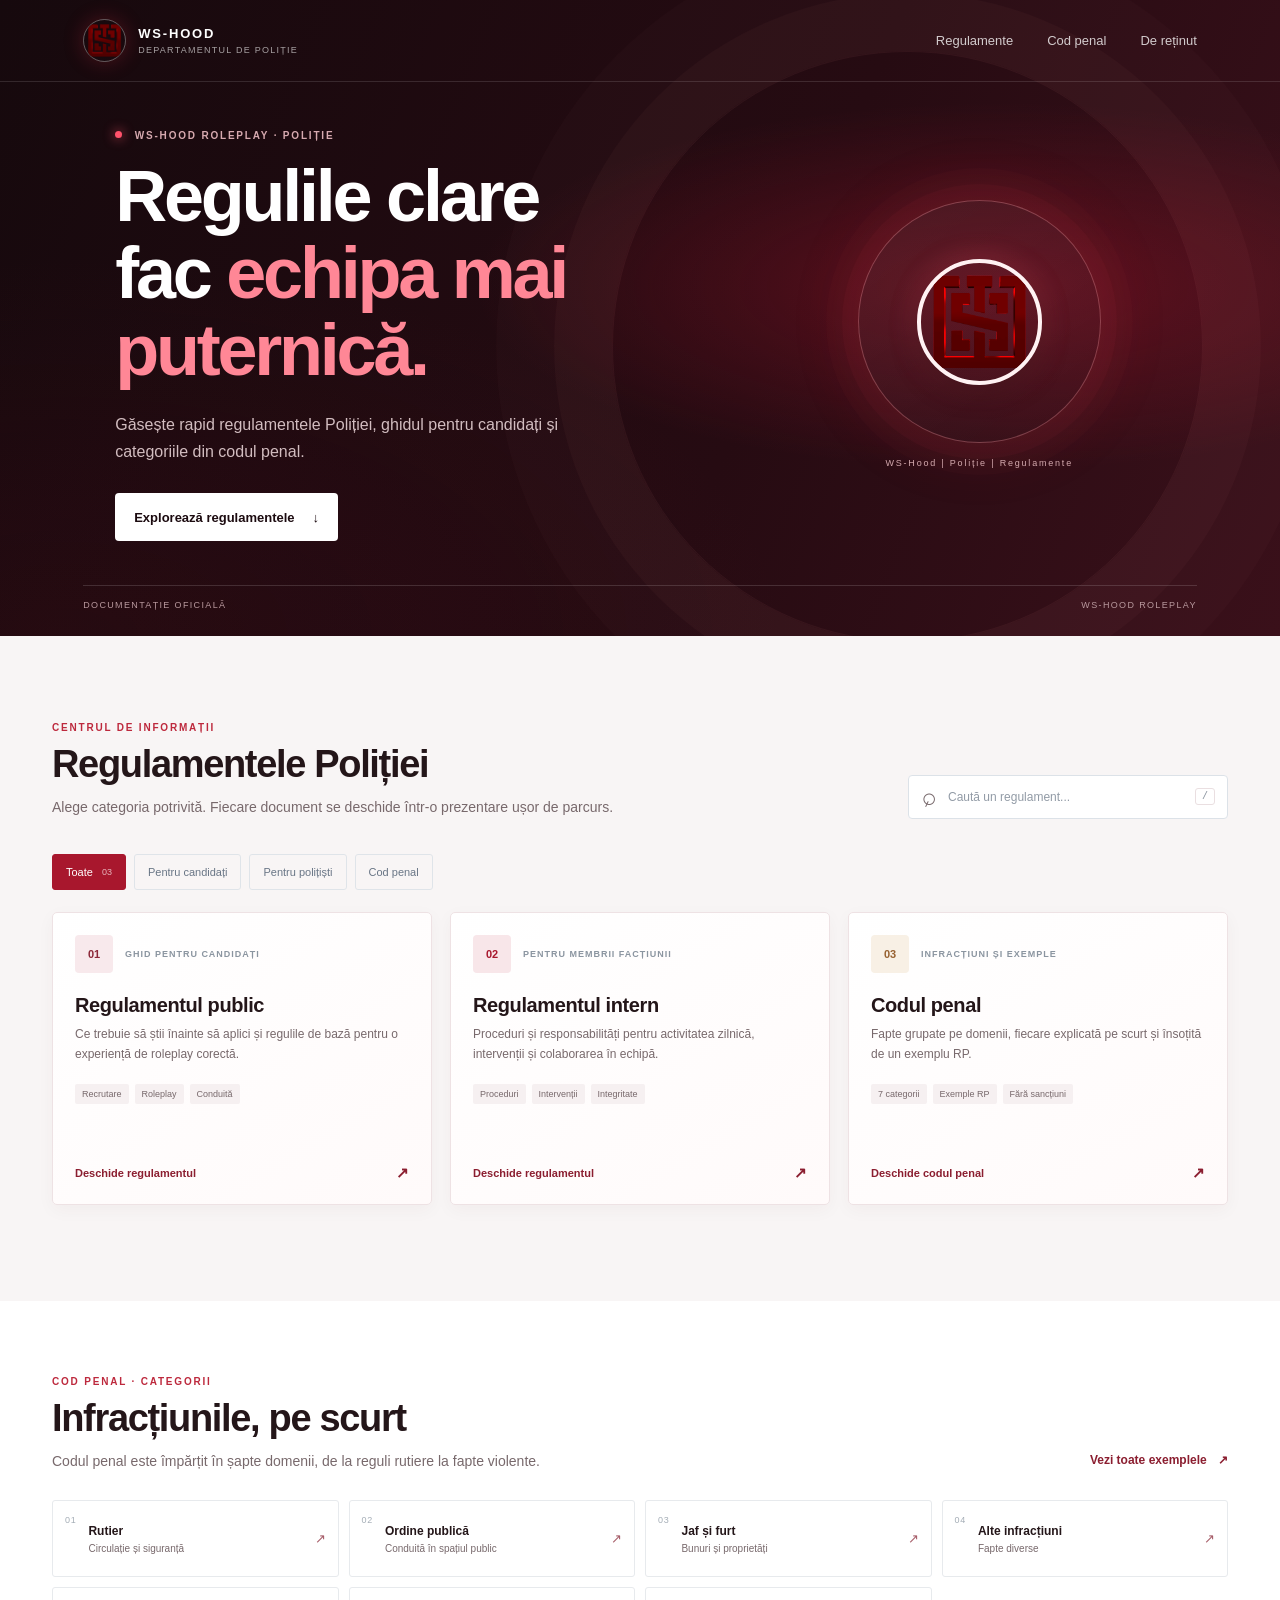
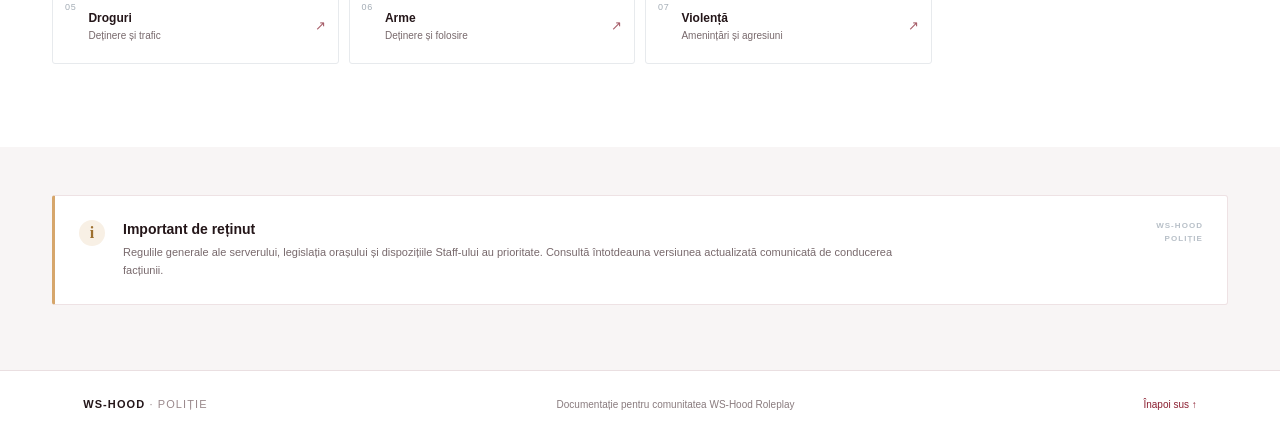
<file: index.html>
<!doctype html>
<html lang="ro">
<head>
  <meta charset="utf-8">
  <meta name="viewport" content="width=device-width, initial-scale=1">
  <meta name="theme-color" content="#111827">
  <meta name="description" content="Regulamentele Poliției WS-Hood Roleplay, organizate pe categorii.">
  <title>Poliția WS-Hood — Regulamente</title>
  <link rel="icon" href="assets/WS-Hood-logo.png">
  <link rel="stylesheet" href="site.css">
</head>
<body>
  <header class="topbar">
    <a class="brand" href="#acasa" aria-label="Poliția WS-Hood, pagina principală">
      <img src="assets/WS-Hood-logo.png" alt="">
      <span><strong>WS-HOOD</strong><small>DEPARTAMENTUL DE POLIȚIE</small></span>
    </a>
    <nav aria-label="Navigare principală">
      <a href="#regulamente">Regulamente</a>
      <a href="#cod-penal">Cod penal</a>
      <a href="#important">De reținut</a>
    </nav>
  </header>

  <main>
    <section class="hero" id="acasa">
      <div class="hero-copy">
        <p class="eyebrow"><span class="status-dot"></span> WS-HOOD ROLEPLAY · POLIȚIE</p>
        <h1>Regulile clare<br>fac <span>echipa mai puternică.</span></h1>
        <p class="hero-intro">Găsește rapid regulamentele Poliției, ghidul pentru candidați și categoriile din codul penal.</p>
        <a class="button button-light" href="#regulamente">Explorează regulamentele <span aria-hidden="true">↓</span></a>
      </div>
      <div class="hero-mark" aria-hidden="true">
        <div class="mark-ring"><img src="assets/WS-Hood-logo.png" alt=""></div>
        <span>WS-Hood | Poliție | Regulamente</span>
      </div>
      <div class="hero-bottom"><span>DOCUMENTAȚIE OFICIALĂ</span><span>WS-HOOD ROLEPLAY</span></div>
    </section>

    <section class="content-section" id="regulamente">
      <div class="section-heading">
        <div>
          <p class="eyebrow">CENTRUL DE INFORMAȚII</p>
          <h2>Regulamentele Poliției</h2>
          <p class="section-intro">Alege categoria potrivită. Fiecare document se deschide într-o prezentare ușor de parcurs.</p>
        </div>
        <label class="search-box">
          <span class="search-icon" aria-hidden="true">⌕</span>
          <span class="sr-only">Caută în categorii</span>
          <input id="search" type="search" placeholder="Caută un regulament..." autocomplete="off">
          <kbd>/</kbd>
        </label>
      </div>

      <div class="filter-list" role="group" aria-label="Filtrează regulamentele">
        <button class="filter-button active" type="button" data-filter="all" aria-pressed="true">Toate <span>03</span></button>
        <button class="filter-button" type="button" data-filter="public" aria-pressed="false">Pentru candidați</button>
        <button class="filter-button" type="button" data-filter="intern" aria-pressed="false">Pentru polițiști</button>
        <button class="filter-button" type="button" data-filter="penal" aria-pressed="false">Cod penal</button>
      </div>

      <div class="document-grid" id="document-grid">
        <article class="document-card" data-category="public" data-search="public candidați recrutare roleplay metagaming powergaming conduită opriri verificări forță integritate testare">
          <div class="card-top"><span class="card-icon icon-blue" aria-hidden="true">01</span><span class="card-label">GHID PENTRU CANDIDAȚI</span></div>
          <h3>Regulamentul public</h3>
          <p>Ce trebuie să știi înainte să aplici și regulile de bază pentru o experiență de roleplay corectă.</p>
          <div class="tag-list"><span>Recrutare</span><span>Roleplay</span><span>Conduită</span></div>
          <a class="card-link" href="REGULAMENT-PUBLIC.html">Deschide regulamentul <span aria-hidden="true">↗</span></a>
        </article>

        <article class="document-card" data-category="intern" data-search="intern polițiști conduită ierarhie patrulare radio interacțiune public opriri controale arestare drepturi forță urmăriri probe integritate rapoarte abateri">
          <div class="card-top"><span class="card-icon icon-red" aria-hidden="true">02</span><span class="card-label">PENTRU MEMBRII FACȚIUNII</span></div>
          <h3>Regulamentul intern</h3>
          <p>Proceduri și responsabilități pentru activitatea zilnică, intervenții și colaborarea în echipă.</p>
          <div class="tag-list"><span>Proceduri</span><span>Intervenții</span><span>Integritate</span></div>
          <a class="card-link" href="REGULAMENT-INTERN.html">Deschide regulamentul <span aria-hidden="true">↗</span></a>
        </article>

        <article class="document-card" data-category="penal" data-search="cod penal infracțiuni rutier ordine publică jaf furt alte infracțiuni droguri arme violență">
          <div class="card-top"><span class="card-icon icon-gold" aria-hidden="true">03</span><span class="card-label">INFRACȚIUNI ȘI EXEMPLE</span></div>
          <h3>Codul penal</h3>
          <p>Fapte grupate pe domenii, fiecare explicată pe scurt și însoțită de un exemplu RP.</p>
          <div class="tag-list"><span>7 categorii</span><span>Exemple RP</span><span>Fără sancțiuni</span></div>
          <a class="card-link" href="COD-PENAL.html">Deschide codul penal <span aria-hidden="true">↗</span></a>
        </article>
      </div>
      <p class="empty-state" id="empty-state" hidden>Nu am găsit regulamente potrivite. Încearcă alt termen.</p>
    </section>

    <section class="category-section" id="cod-penal">
      <div class="section-heading category-heading">
        <div>
          <p class="eyebrow">COD PENAL · CATEGORII</p>
          <h2>Infracțiunile, pe scurt</h2>
          <p class="section-intro">Codul penal este împărțit în șapte domenii, de la reguli rutiere la fapte violente.</p>
        </div>
        <a class="text-link" href="COD-PENAL.html">Vezi toate exemplele <span aria-hidden="true">↗</span></a>
      </div>
      <div class="category-grid">
        <a class="category-item" href="COD-PENAL.html?slide=3"><span class="category-number">01</span><span><strong>Rutier</strong><small>Circulație și siguranță</small></span><span class="arrow">↗</span></a>
        <a class="category-item" href="COD-PENAL.html?slide=4"><span class="category-number">02</span><span><strong>Ordine publică</strong><small>Conduită în spațiul public</small></span><span class="arrow">↗</span></a>
        <a class="category-item" href="COD-PENAL.html?slide=5"><span class="category-number">03</span><span><strong>Jaf și furt</strong><small>Bunuri și proprietăți</small></span><span class="arrow">↗</span></a>
        <a class="category-item" href="COD-PENAL.html?slide=6"><span class="category-number">04</span><span><strong>Alte infracțiuni</strong><small>Fapte diverse</small></span><span class="arrow">↗</span></a>
        <a class="category-item" href="COD-PENAL.html?slide=7"><span class="category-number">05</span><span><strong>Droguri</strong><small>Deținere și trafic</small></span><span class="arrow">↗</span></a>
        <a class="category-item" href="COD-PENAL.html?slide=8"><span class="category-number">06</span><span><strong>Arme</strong><small>Deținere și folosire</small></span><span class="arrow">↗</span></a>
        <a class="category-item" href="COD-PENAL.html?slide=9"><span class="category-number">07</span><span><strong>Violență</strong><small>Amenințări și agresiuni</small></span><span class="arrow">↗</span></a>
      </div>
    </section>

    <section class="notice-section" id="important">
      <div class="notice-icon" aria-hidden="true">i</div>
      <div><h2>Important de reținut</h2><p>Regulile generale ale serverului, legislația orașului și dispozițiile Staff-ului au prioritate. Consultă întotdeauna versiunea actualizată comunicată de conducerea facțiunii.</p></div>
      <span class="notice-stamp">WS-HOOD<br>POLIȚIE</span>
    </section>
  </main>

  <footer class="footer">
    <a class="footer-brand" href="#acasa">WS-HOOD <span>· POLIȚIE</span></a>
    <span>Documentație pentru comunitatea WS-Hood Roleplay</span>
    <a href="#acasa">Înapoi sus ↑</a>
  </footer>
  <script src="site.js"></script>
</body>
</html>
</file>
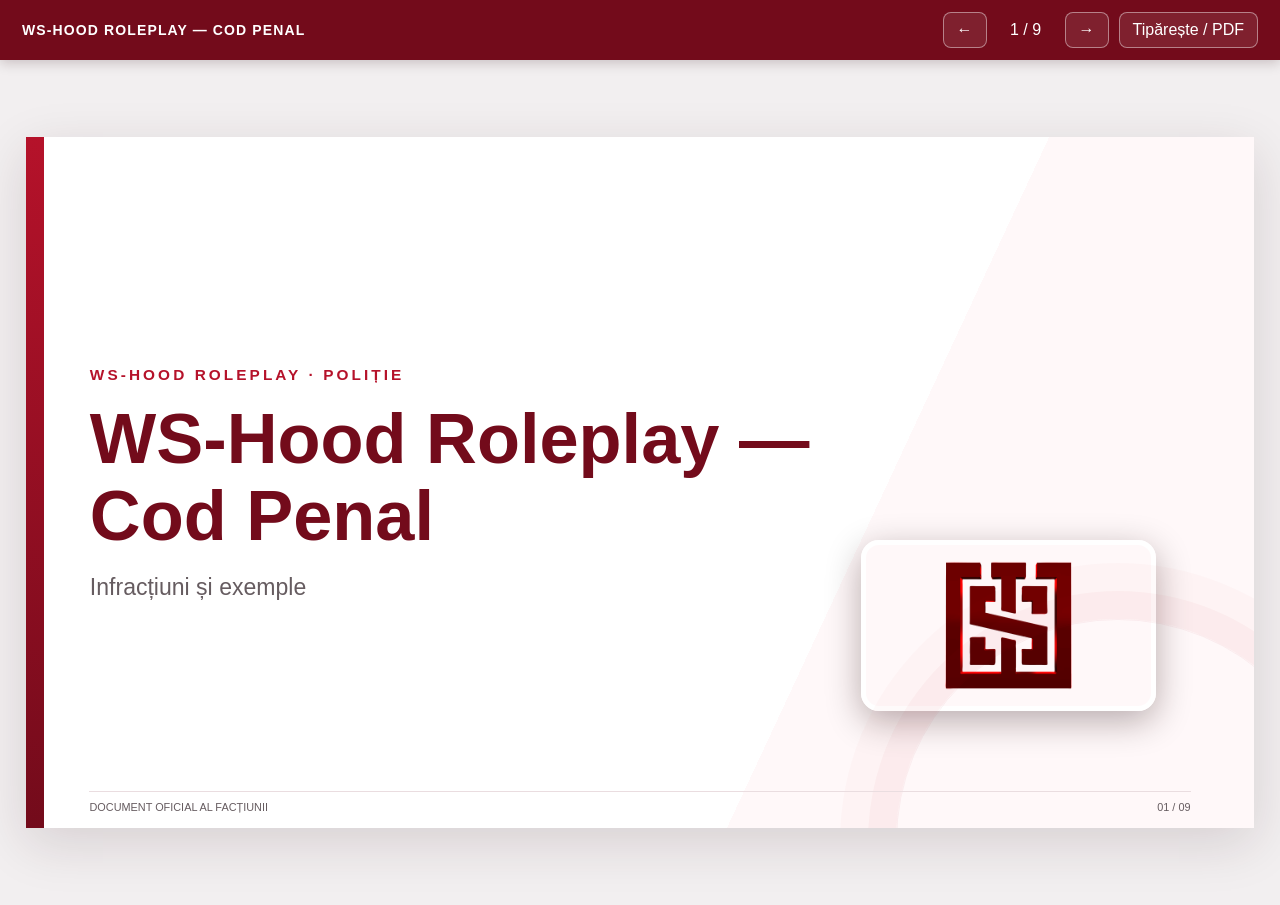
<file: COD-PENAL.html>
﻿<!doctype html>
<html lang="ro">
<head>
  <meta charset="utf-8">
  <meta name="viewport" content="width=device-width, initial-scale=1">
  <meta name="theme-color" content="#730b1b">
  <title>WS-Hood Roleplay — Cod Penal | WS-Hood Poliție</title>
  <link rel="stylesheet" href="prezentare.css">
</head>
<body>
  <nav class="toolbar" aria-label="Navigare prezentare">
    <div class="toolbar-title">WS-Hood Roleplay — Cod Penal</div>
    <div class="controls">
      <button class="previous" type="button" aria-label="Pagina anterioară">←</button>
      <span class="counter" aria-live="polite"></span>
      <button class="next" type="button" aria-label="Pagina următoare">→</button>
      <button class="print" type="button">Tipărește / PDF</button>
    </div>
  </nav>
  <main class="stage">
<section class="slide cover">
  <div class="cover-label">WS-HOOD ROLEPLAY · POLIȚIE</div>
  <h1>WS-Hood Roleplay — Cod Penal</h1>
  <div class="cover-subtitle">Infracțiuni și exemple</div>
  <img class="cover-logo" src="assets/WS-Hood-logo.png" alt="Logo WS-Hood">
  <div class="footer"><span>DOCUMENT OFICIAL AL FACȚIUNII</span><span>01 / 09</span></div>
</section>
<section class="slide">
  <div class="slide-top">WS-HOOD · POLIȚIE</div>
  <h2>Înainte de toate</h2>
  <div class="slide-content"><div class="entry"><p>Fiecare categorie are un titlu separat, iar infracțiunile din acea categorie sunt așezate orientativ de la cele mai puțin grave la cele mai grave. Pentru fiecare faptă există o explicație scurtă și un exemplu. Documentul nu afișează amenzi, sentințe sau alte sancțiuni. &#206;ncadrarea unei situații se face conform regulilor și legislației actuale ale serverului.</p></div>
</div>
  <div class="footer"><span>Infracțiuni și exemple</span><span>02 / 09</span></div>
</section>
<section class="slide">
  <div class="slide-top">WS-HOOD · POLIȚIE</div>
  <h2>1. Rutier</h2>
  <div class="slide-content dense"><h3>Parcare neregulamentară</h3>
<div class="entry"><p>Parcarea &#238;ntr-un loc interzis sau &#238;ntr-un mod care &#238;mpiedică traficul.</p><p class="example"><strong>Exemplu:</strong> un șofer &#238;și lasă mașina &#238;n mijlocul carosabilului și blochează circulația.</p></div>
<h3>Depășirea vitezei legale</h3>
<div class="entry"><p>Conducerea cu o viteză peste limita permisă.</p><p class="example"><strong>Exemplu:</strong> un șofer circulă cu viteză peste limita afișată &#238;n oraș.</p></div>
<h3>Trecerea pe culoarea roșie</h3>
<div class="entry"><p>Continuarea deplasării prin intersecție c&#226;nd semaforul indică oprirea.</p><p class="example"><strong>Exemplu:</strong> un șofer traversează intersecția la semafor roșu.</p></div>
<h3>Condus fără permis</h3>
<div class="entry"><p>Conducerea unui vehicul fără permisul necesar.</p><p class="example"><strong>Exemplu:</strong> o persoană conduce o mașină fără să aibă permisul corespunzător.</p></div>
<h3>Condus periculos</h3>
<div class="entry"><p>Conducerea &#238;ntr-un mod care creează risc pentru oameni sau bunuri.</p><p class="example"><strong>Exemplu:</strong> un șofer face manevre bruște printre pietoni și alte mașini.</p></div>
<h3>Condus sub influența alcoolului</h3>
<div class="entry"><p>Conducerea unui vehicul după consumul de alcool, atunci c&#226;nd este interzisă de regulile serverului.</p><p class="example"><strong>Exemplu:</strong> după ce a consumat alcool, o persoană se urcă la volan și pleacă.</p></div>
</div>
  <div class="footer"><span>Infracțiuni și exemple</span><span>03 / 09</span></div>
</section>
<section class="slide">
  <div class="slide-top">WS-HOOD · POLIȚIE</div>
  <h2>2. Ordine publică</h2>
  <div class="slide-content dense"><h3>Tulburarea liniștii publice</h3>
<div class="entry"><p>Provocarea nejustificată de gălăgie sau perturbarea activității publice.</p><p class="example"><strong>Exemplu:</strong> o persoană face zgomot puternic &#238;ntr-un loc public și deranjează repetat cetățenii.</p></div>
<h3>Refuzul de a se legitima</h3>
<div class="entry"><p>Refuzul de a furniza identitatea atunci c&#226;nd solicitarea are temei conform regulilor serverului.</p><p class="example"><strong>Exemplu:</strong> &#238;n timpul unei verificări justificate, persoana refuză să &#238;și comunice identitatea.</p></div>
<h3>Pătrundere pe proprietate privată</h3>
<div class="entry"><p>Intrarea sau răm&#226;nerea pe o proprietate fără permisiunea necesară.</p><p class="example"><strong>Exemplu:</strong> o persoană intră &#238;n curtea unei locuințe după ce i s-a refuzat accesul.</p></div>
<h3>Ultraj (insultarea unui polițist)</h3>
<div class="entry"><p>Adresarea de insulte unui polițist &#238;n legătură cu atribuțiile sale.</p><p class="example"><strong>Exemplu:</strong> &#238;n timpul unei intervenții, o persoană insultă polițistul care &#238;și &#238;ndeplinește atribuțiile.</p></div>
<h3>Obstrucționarea Poliției</h3>
<div class="entry"><p>&#206;mpiedicarea intenționată a polițiștilor să desfășoare o intervenție legală.</p><p class="example"><strong>Exemplu:</strong> o persoană blochează intenționat accesul polițiștilor la locul unei intervenții.</p></div>
</div>
  <div class="footer"><span>Infracțiuni și exemple</span><span>04 / 09</span></div>
</section>
<section class="slide">
  <div class="slide-top">WS-HOOD · POLIȚIE</div>
  <h2>3. Jaf și furt</h2>
  <div class="slide-content dense"><h3>Furt</h3>
<div class="entry"><p>Luarea unui bun care aparține altei persoane fără permisiune.</p><p class="example"><strong>Exemplu:</strong> o persoană ia telefonul altcuiva fără acordul proprietarului.</p></div>
<h3>Furt de vehicul</h3>
<div class="entry"><p>Luarea unui vehicul fără acordul proprietarului.</p><p class="example"><strong>Exemplu:</strong> o persoană pleacă cu mașina altcuiva fără permisiune.</p></div>
<h3>Spargere de locuință</h3>
<div class="entry"><p>Pătrunderea neautorizată &#238;ntr-o locuință pentru a lua bunuri sau a comite o faptă ilegală.</p><p class="example"><strong>Exemplu:</strong> o persoană forțează intrarea &#238;ntr-o casă și caută bunuri de luat.</p></div>
<h3>Jaf la magazin</h3>
<div class="entry"><p>Luarea de bani sau bunuri dintr-un magazin prin constr&#226;ngere ori amenințare.</p><p class="example"><strong>Exemplu:</strong> o persoană amenință angajatul unui magazin și cere banii din casă.</p></div>
<h3>Jaf la ATM</h3>
<div class="entry"><p>Constr&#226;ngerea unei persoane la un ATM pentru a obține bani sau bunuri.</p><p class="example"><strong>Exemplu:</strong> o persoană amenință un client la ATM și &#238;i cere banii.</p></div>
<h3>Jaf la bancă</h3>
<div class="entry"><p>Jefuirea unei bănci prin amenințare, constr&#226;ngere sau alte acțiuni din scena RP.</p><p class="example"><strong>Exemplu:</strong> un grup intră &#238;ntr-o bancă și amenință persoanele de acolo pentru a lua banii.</p></div>
</div>
  <div class="footer"><span>Infracțiuni și exemple</span><span>05 / 09</span></div>
</section>
<section class="slide">
  <div class="slide-top">WS-HOOD · POLIȚIE</div>
  <h2>4. Alte infracțiuni</h2>
  <div class="slide-content"><h3>Fals &#238;n acte</h3>
<div class="entry"><p>Crearea, modificarea sau folosirea unui document fals pentru a induce &#238;n eroare.</p><p class="example"><strong>Exemplu:</strong> o persoană prezintă un document modificat ca și cum ar fi autentic.</p></div>
<h3>Mită sau corupție</h3>
<div class="entry"><p>Oferirea, solicitarea sau acceptarea unui avantaj pentru a influența o acțiune oficială.</p><p class="example"><strong>Exemplu:</strong> un șofer oferă bani unui polițist ca să evite o măsură legală.</p></div>
<h3>Atac informatic</h3>
<div class="entry"><p>Accesarea, perturbarea sau compromiterea neautorizată a unui sistem informatic.</p><p class="example"><strong>Exemplu:</strong> o persoană accesează fără permisiune sistemul unei instituții și &#238;i modifică datele.</p></div>
</div>
  <div class="footer"><span>Infracțiuni și exemple</span><span>06 / 09</span></div>
</section>
<section class="slide">
  <div class="slide-top">WS-HOOD · POLIȚIE</div>
  <h2>5. Droguri</h2>
  <div class="slide-content"><h3>Deținere de droguri pentru consum</h3>
<div class="entry"><p>Deținerea de droguri pentru uz personal, atunci c&#226;nd este interzisă de regulile serverului.</p><p class="example"><strong>Exemplu:</strong> la o verificare cu temei, asupra unei persoane sunt găsite droguri pentru consum propriu.</p></div>
<h3>Cultivare sau producere de droguri</h3>
<div class="entry"><p>Creșterea, fabricarea sau procesarea drogurilor.</p><p class="example"><strong>Exemplu:</strong> o persoană folosește un spațiu pentru a cultiva plante interzise.</p></div>
<h3>Trafic de droguri</h3>
<div class="entry"><p>V&#226;nzarea, distribuirea sau transportul drogurilor către alte persoane.</p><p class="example"><strong>Exemplu:</strong> o persoană organizează v&#226;nzarea de droguri către mai mulți clienți.</p></div>
</div>
  <div class="footer"><span>Infracțiuni și exemple</span><span>07 / 09</span></div>
</section>
<section class="slide">
  <div class="slide-top">WS-HOOD · POLIȚIE</div>
  <h2>6. Arme</h2>
  <div class="slide-content"><h3>Port de armă albă &#238;n public</h3>
<div class="entry"><p>Purtarea unei arme albe &#238;n public, contrar regulilor serverului.</p><p class="example"><strong>Exemplu:</strong> o persoană poartă un cuțit la vedere &#238;ntr-un loc public fără un motiv permis.</p></div>
<h3>Deținere ilegală de armă de foc</h3>
<div class="entry"><p>Deținerea unei arme de foc fără autorizația sau condițiile impuse de regulile serverului.</p><p class="example"><strong>Exemplu:</strong> la o verificare justificată, asupra unei persoane este găsită o armă pe care nu are dreptul să o dețină.</p></div>
<h3>Folosirea armei de foc &#238;n public</h3>
<div class="entry"><p>Folosirea sau descărcarea unei arme de foc &#238;ntr-un spațiu public fără temei permis.</p><p class="example"><strong>Exemplu:</strong> o persoană trage cu arma &#238;n aer &#238;ntr-o piață publică fără justificare legală.</p></div>
</div>
  <div class="footer"><span>Infracțiuni și exemple</span><span>08 / 09</span></div>
</section>
<section class="slide">
  <div class="slide-top">WS-HOOD · POLIȚIE</div>
  <h2>7. Violență</h2>
  <div class="slide-content dense"><h3>Amenințare</h3>
<div class="entry"><p>Transmiterea unei amenințări credibile cu vătămarea unei persoane.</p><p class="example"><strong>Exemplu:</strong> o persoană &#238;i spune alteia că o va răni și o face să se teamă pentru siguranța sa.</p></div>
<h3>Lovire sau alte violențe</h3>
<div class="entry"><p>Agresarea fizică a unei persoane și provocarea unei vătămări.</p><p class="example"><strong>Exemplu:</strong> o persoană lovește un cetățean &#238;n urma unei dispute.</p></div>
<h3>Agresarea unui polițist</h3>
<div class="entry"><p>Atacul fizic asupra unui polițist &#238;n timpul exercitării atribuțiilor sale.</p><p class="example"><strong>Exemplu:</strong> o persoană lovește un polițist care desfășoară o intervenție.</p></div>
<h3>Răpire sau luare de ostatic</h3>
<div class="entry"><p>Lipsirea unei persoane de libertate prin constr&#226;ngere ori ținerea acesteia &#238;mpotriva voinței sale.</p><p class="example"><strong>Exemplu:</strong> o persoană ține un cetățean &#238;ntr-o &#238;ncăpere și nu &#238;i permite să plece.</p></div>
<h3>Tentativă de omor</h3>
<div class="entry"><p>Acțiunea intenționată de a ucide o persoană, fără ca aceasta să moară.</p><p class="example"><strong>Exemplu:</strong> o persoană atacă intenționat pe cineva cu scopul de a-l ucide, dar victima supraviețuiește.</p></div>
<h3>Omor</h3>
<div class="entry"><p>Uciderea intenționată a unei persoane.</p><p class="example"><strong>Exemplu:</strong> o persoană ucide intenționat un cetățean &#238;n cadrul unei scene RP.</p></div>
</div>
  <div class="footer"><span>Infracțiuni și exemple</span><span>09 / 09</span></div>
</section>

  </main>
  <script src="prezentare.js"></script>
</body>
</html>
</file>
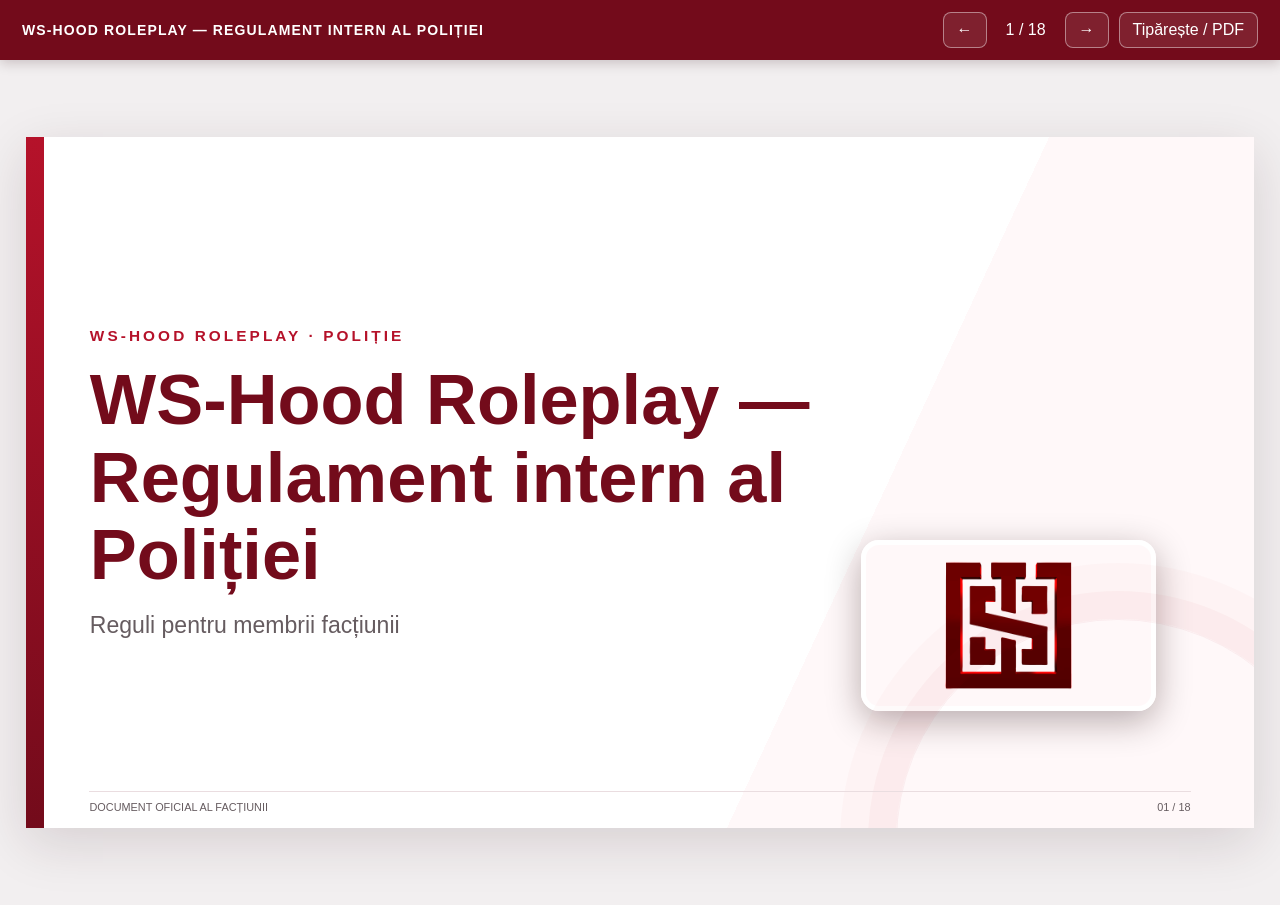
<file: REGULAMENT-INTERN.html>
﻿<!doctype html>
<html lang="ro">
<head>
  <meta charset="utf-8">
  <meta name="viewport" content="width=device-width, initial-scale=1">
  <meta name="theme-color" content="#730b1b">
  <title>WS-Hood Roleplay — Regulament intern al Poliției | WS-Hood Poliție</title>
  <link rel="stylesheet" href="prezentare.css">
</head>
<body>
  <nav class="toolbar" aria-label="Navigare prezentare">
    <div class="toolbar-title">WS-Hood Roleplay — Regulament intern al Poliției</div>
    <div class="controls">
      <button class="previous" type="button" aria-label="Pagina anterioară">←</button>
      <span class="counter" aria-live="polite"></span>
      <button class="next" type="button" aria-label="Pagina următoare">→</button>
      <button class="print" type="button">Tipărește / PDF</button>
    </div>
  </nav>
  <main class="stage">
<section class="slide cover">
  <div class="cover-label">WS-HOOD ROLEPLAY · POLIȚIE</div>
  <h1>WS-Hood Roleplay — Regulament intern al Poliției</h1>
  <div class="cover-subtitle">Reguli pentru membrii facțiunii</div>
  <img class="cover-logo" src="assets/WS-Hood-logo.png" alt="Logo WS-Hood">
  <div class="footer"><span>DOCUMENT OFICIAL AL FACȚIUNII</span><span>01 / 18</span></div>
</section>
<section class="slide">
  <div class="slide-top">WS-HOOD · POLIȚIE</div>
  <h2>Înainte de toate</h2>
  <div class="slide-content"><div class="entry callout"><p>Acest regulament stabilește regulile interne ale facțiunii. Regulamentul general al serverului, legislația orașului și dispozițiile Staff-ului au prioritate. Dacă o procedură de mai jos intră &#238;n conflict cu acestea, se respectă regula cu prioritate și se informează conducerea facțiunii.</p></div>
</div>
  <div class="footer"><span>Reguli pentru membrii facțiunii</span><span>02 / 18</span></div>
</section>
<section class="slide">
  <div class="slide-top">WS-HOOD · POLIȚIE</div>
  <h2>1. Principii de bază</h2>
  <div class="slide-content"><div class="entry bullet"><p>1. Polițistul acționează legal, imparțial, calm și proporțional.</p></div>
<div class="entry bullet"><p>2. Scopul intervenției este soluționarea situației prin roleplay, nu c&#226;știgarea cu orice preț.</p></div>
<div class="entry bullet"><p>3. Respectă drepturile cetățenilor, demnitatea persoanelor reținute și siguranța tuturor celor implicați.</p></div>
<div class="entry bullet"><p>4. Nu folosi funcția, informațiile sau echipamentul Poliției pentru avantaje personale.</p></div>
<div class="entry bullet"><p>5. Fiecare membru răspunde pentru propriile acțiuni, pentru respectarea procedurilor și pentru modul &#238;n care reprezintă facțiunea.</p></div>
<div class="entry bullet"><p>6. Nicio dispoziție internă nu justifică &#238;ncălcarea regulilor serverului sau a regulilor de roleplay.</p></div>
</div>
  <div class="footer"><span>Reguli pentru membrii facțiunii</span><span>03 / 18</span></div>
</section>
<section class="slide">
  <div class="slide-top">WS-HOOD · POLIȚIE</div>
  <h2>2. Conduită și activitate</h2>
  <div class="slide-content dense"><div class="entry bullet"><p>Păstrează un limbaj respectuos &#238;n joc, pe stație și pe canalele oficiale ale facțiunii. Insultele, amenințările OOC, hărțuirea și discriminarea sunt interzise.</p></div>
<div class="entry bullet"><p>Răm&#226;i &#238;n caracter &#238;n timpul intervențiilor. Discuțiile OOC se poartă separat și numai c&#226;nd este necesar, conform regulilor serverului.</p></div>
<div class="entry bullet"><p>Nu &#238;ntrerupe intenționat scenele altor jucători și nu forța rezultatul unei interacțiuni. Oferă timp pentru răspuns și descrie acțiunile clar.</p></div>
<div class="entry bullet"><p>Nu folosi informații obținute OOC &#238;n joc (metagaming), nu ignora consecințele unei situații și nu abuza de mecanici sau bug-uri (powergaming/exploits).</p></div>
<div class="entry bullet"><p>Nu abandona o intervenție sau un coleg fără să anunți prin stație și fără un motiv justificat. &#206;n caz de deconectare, revino &#238;n scenă sau anunță conducerea, dacă este posibil.</p></div>
<div class="entry bullet"><p>Respectă programul, prezența și cerințele de activitate stabilite de conducere. Anunță din timp absențele și predă responsabilitățile c&#226;nd este necesar.</p></div>
<div class="entry bullet"><p>Nu divulga date despre operațiuni, identitatea informatorilor, evidențe sau conversații interne persoanelor neautorizate.</p></div>
<div class="entry bullet"><p>Solicitările și reclamațiile &#238;mpotriva colegilor se transmit conducerii, cu explicații și dovezi, nu prin răzbunare sau ceartă publică.</p></div>
</div>
  <div class="footer"><span>Reguli pentru membrii facțiunii</span><span>04 / 18</span></div>
</section>
<section class="slide">
  <div class="slide-top">WS-HOOD · POLIȚIE</div>
  <h2>3. Ierarhie și responsabilități</h2>
  <div class="slide-content"><div class="entry bullet"><p>Respectă lanțul de comandă și dispozițiile legale ale superiorilor. Dacă ordinul pare nelegal ori contrar regulilor serverului, nu &#238;l executa orbește: cere clarificări și anunță un superior competent.</p></div>
<div class="entry bullet"><p>Superiorii coordonează intervențiile, repartizează patrulele, verifică respectarea procedurilor și oferă &#238;ndrumare. Gradul nu oferă dreptul de a abuza, umili sau favoriza.</p></div>
<div class="entry bullet"><p>&#206;ntr-o intervenție, un polițist este desemnat coordonator. Ceilalți &#238;i urmează instrucțiunile, cu excepția unei urgențe imediate sau a unui ordin nelegal.</p></div>
<div class="entry bullet"><p>Nu te prezenta cu un grad, o funcție ori o autoritate pe care nu le deții.</p></div>
<div class="entry bullet"><p>Măsurile disciplinare se aplică proporțional, pe baza faptelor și a procedurii interne; persoana vizată are dreptul să &#238;și prezinte punctul de vedere.</p></div>
</div>
  <div class="footer"><span>Reguli pentru membrii facțiunii</span><span>05 / 18</span></div>
</section>
<section class="slide">
  <div class="slide-top">WS-HOOD · POLIȚIE</div>
  <h2>4. Echipare și patrulare</h2>
  <div class="slide-content dense"><div class="entry bullet"><p>Intră &#238;n serviciu numai cu personajul, uniforma și echipamentul aprobate pentru gradul și rolul tău.</p></div>
<div class="entry bullet"><p>Folosește vehiculele, armele, stația și celelalte bunuri ale facțiunii numai &#238;n scop de serviciu și conform atribuțiilor.</p></div>
<div class="entry bullet"><p>Nu &#238;mprumuta, modifica, abandona sau folosi &#238;n interes personal bunurile Poliției fără aprobare.</p></div>
<div class="entry bullet"><p>Patrulează &#238;n echipă și &#238;n zonele repartizate, dacă situația permite. Anunță &#238;nceperea/&#238;ncheierea serviciului, partenerul, vehiculul și zona de patrulare pe canalul stabilit.</p></div>
<div class="entry bullet"><p>Verifică echipamentul și vehiculul &#238;nainte de plecare. Raportează imediat lipsurile, avariile sau pierderea unui bun.</p></div>
<div class="entry bullet"><p>Nu purta uniforma ori &#238;nsemnele Poliției &#238;n afara serviciului dec&#226;t dacă regulamentul serverului și conducerea permit explicit.</p></div>
<div class="entry bullet"><p>Turele și resursele se folosesc pentru roleplay; nu ocupa inutil vehiculele, echipamentul sau canalele de comunicație.</p></div>
</div>
  <div class="footer"><span>Reguli pentru membrii facțiunii</span><span>06 / 18</span></div>
</section>
<section class="slide">
  <div class="slide-top">WS-HOOD · POLIȚIE</div>
  <h2>5. Comunicații radio</h2>
  <div class="slide-content"><div class="entry bullet"><p>Folosește canalul corespunzător și un limbaj scurt, clar și profesional.</p></div>
<div class="entry bullet"><p>Transmite informațiile esențiale: cine ești, unde te afli, ce s-a &#238;nt&#226;mplat și ce sprijin soliciți. Actualizează colegii c&#226;nd situația se schimbă.</p></div>
<div class="entry bullet"><p>Acordă prioritate mesajelor de urgență. Evită conversațiile fără legătură cu serviciul, glumele și transmiterea repetată a aceleiași informații.</p></div>
<div class="entry bullet"><p>Nu divulga pe un canal deschis date sensibile care nu sunt necesare intervenției.</p></div>
<div class="entry bullet"><p>Dacă stația nu funcționează, folosește metoda de rezervă aprobată de conducere și informează echipa.</p></div>
<div class="entry bullet"><p>Nu folosi radio-ul pentru a coordona acțiuni OOC sau pentru a obține avantaje neloiale.</p></div>
</div>
  <div class="footer"><span>Reguli pentru membrii facțiunii</span><span>07 / 18</span></div>
</section>
<section class="slide">
  <div class="slide-top">WS-HOOD · POLIȚIE</div>
  <h2>6. Interacțiunea cu publicul</h2>
  <div class="slide-content"><div class="entry bullet"><p>Identifică-te și explică motivul opririi sau al intervenției, c&#226;nd siguranța și scena permit.</p></div>
<div class="entry bullet"><p>Ascultă versiunea persoanei și oferă-i posibilitatea să răspundă. Păstrează o distanță sigură și solicită sprijin c&#226;nd situația o cere.</p></div>
<div class="entry bullet"><p>Nu opri, percheziționa, reține ori sancționa o persoană fără un motiv &#238;n roleplay și temei conform legislației orașului și regulilor serverului.</p></div>
<div class="entry bullet"><p>Perchezițiile, verificările și confiscările se fac numai &#238;n condițiile permise de lege și prin acțiuni RP corespunzătoare. Nu inventa probe și nu folosi comenzi pentru a ocoli scena.</p></div>
<div class="entry bullet"><p>Aplică aceleași standarde tuturor persoanelor. Nu favoriza prieteni, colegi sau persoane care oferă bani ori alte beneficii.</p></div>
<div class="entry bullet"><p>Explică măsurile luate &#238;ntr-un mod ușor de &#238;nțeles, fără promisiuni pe care nu le poți respecta.</p></div>
</div>
  <div class="footer"><span>Reguli pentru membrii facțiunii</span><span>08 / 18</span></div>
</section>
<section class="slide">
  <div class="slide-top">WS-HOOD · POLIȚIE</div>
  <h2>7. Opriri în trafic și controale</h2>
  <div class="slide-content"><div class="entry bullet"><p>1. Oprirea trebuie să aibă un motiv observabil sau un temei prevăzut de legea orașului.</p></div>
<div class="entry bullet"><p>2. Alege, pe c&#226;t posibil, un loc sigur și anunță colegii despre oprire și locație.</p></div>
<div class="entry bullet"><p>3. Comunică șoferului motivul opririi și solicită documentele sau informațiile permise de legislația serverului.</p></div>
<div class="entry bullet"><p>4. Păstrează controlul scenei fără escaladare inutilă. Un control nu justifică automat percheziția vehiculului sau folosirea forței.</p></div>
<div class="entry bullet"><p>5. &#206;ncheie interacțiunea comunic&#226;nd măsura luată și asigur&#226;ndu-te că persoanele pot pleca &#238;n siguranță, dacă nu există alt temei legal pentru reținere.</p></div>
</div>
  <div class="footer"><span>Reguli pentru membrii facțiunii</span><span>09 / 18</span></div>
</section>
<section class="slide">
  <div class="slide-top">WS-HOOD · POLIȚIE</div>
  <h2>8. Reținere, arestare și drepturile persoanei</h2>
  <div class="slide-content dense"><div class="entry bullet"><p>Reținerea sau arestarea se face doar c&#226;nd există temei conform legii orașului și regulilor serverului. Notează motivul și faptele relevante.</p></div>
<div class="entry bullet"><p>Informează persoana, &#238;ntr-un moment potrivit scenei, despre motivul măsurii și pașii următori. Respectă drepturile și procedura prevăzute de legislația serverului.</p></div>
<div class="entry bullet"><p>Folosește cătușele și alte mijloace de imobilizare doar c&#226;nd situația o justifică și &#238;n conformitate cu regulile serverului.</p></div>
<div class="entry bullet"><p>Verifică starea persoanei, solicită asistență medicală c&#226;nd este nevoie și nu o lăsa &#238;ntr-o situație vădit periculoasă.</p></div>
<div class="entry bullet"><p>Transportă persoana &#238;n siguranță, fără &#238;nt&#226;rzieri intenționate, umilire sau pedepsire informală.</p></div>
<div class="entry bullet"><p>&#206;nregistrează acuzațiile, obiectele ridicate și măsurile luate conform sistemelor și procedurilor disponibile. Nu adăuga fapte sau probe false.</p></div>
<div class="entry bullet"><p>Nu promite eliberarea, reducerea pedepsei ori alte beneficii &#238;n schimbul banilor, favorurilor sau informațiilor.</p></div>
</div>
  <div class="footer"><span>Reguli pentru membrii facțiunii</span><span>10 / 18</span></div>
</section>
<section class="slide">
  <div class="slide-top">WS-HOOD · POLIȚIE</div>
  <h2>9. Folosirea forței</h2>
  <div class="slide-content"><div class="entry bullet"><p>Prioritatea este comunicarea și dezescaladarea, atunci c&#226;nd acestea sunt posibile.</p></div>
<div class="entry bullet"><p>Folosește numai nivelul de forță permis de regulile serverului și necesar pentru a opri un pericol sau a &#238;ndeplini un scop legal.</p></div>
<div class="entry bullet"><p>Forța trebuie să fie proporțională, justificată de situație și oprită imediat ce motivul folosirii ei &#238;ncetează.</p></div>
<div class="entry bullet"><p>Arma de foc nu se folosește pentru intimidare, pedepsire, răzbunare sau pentru o simplă neconformare. Se folosește numai &#238;n condițiile stricte prevăzute de legislația și regulile serverului.</p></div>
<div class="entry bullet"><p>După folosirea forței, asigură zona, solicită ajutor medical dacă este necesar și raportează incidentul superiorului, cu descrierea motivului și a acțiunilor.</p></div>
<div class="entry bullet"><p>Nu trage asupra vehiculelor sau persoanelor dec&#226;t dacă situația și regulile serverului permit explicit acest lucru.</p></div>
</div>
  <div class="footer"><span>Reguli pentru membrii facțiunii</span><span>11 / 18</span></div>
</section>
<section class="slide">
  <div class="slide-top">WS-HOOD · POLIȚIE</div>
  <h2>10. Urmăriri și intervenții cu risc ridicat</h2>
  <div class="slide-content"><div class="entry bullet"><p>Informează dispeceratul/colegii despre locație, direcție, descrierea vehiculului și riscurile cunoscute.</p></div>
<div class="entry bullet"><p>Urmărirea trebuie să aibă un motiv justificat și să respecte regulile serverului privind viteza, coliziunile, manevrele și folosirea echipamentelor.</p></div>
<div class="entry bullet"><p>Conducătorul intervenției evaluează riscul pentru public și colegi. Nu continua o manevră periculoasă doar pentru a nu pierde ținta.</p></div>
<div class="entry bullet"><p>Solicită sprijin și coordonează blocajele ori alte tactici numai prin procedurile permise și cu atenție la persoanele neimplicate.</p></div>
<div class="entry bullet"><p>&#206;n cazul unei scene armate sau al unui ostatic, păstrează comunicarea, securizează zona și urmează coordonarea desemnată. Nu iniția acțiuni individuale care pun &#238;n pericol scena.</p></div>
<div class="entry bullet"><p>Dacă riscul devine disproporționat sau regulile serverului impun oprirea, &#238;ntrerupe ori adaptează urmărirea și consemnează motivul.</p></div>
</div>
  <div class="footer"><span>Reguli pentru membrii facțiunii</span><span>12 / 18</span></div>
</section>
<section class="slide">
  <div class="slide-top">WS-HOOD · POLIȚIE</div>
  <h2>11. Probe, bunuri și confidențialitate</h2>
  <div class="slide-content"><div class="entry bullet"><p>Manipulează probele și bunurile ridicate conform legislației orașului și sistemelor disponibile. &#206;nregistrează sursa, motivul ridicării și persoana responsabilă.</p></div>
<div class="entry bullet"><p>Nu fabrica, modifica, ascunde sau distruge probe și nu confisca bunuri fără temei.</p></div>
<div class="entry bullet"><p>Predă bunurile și documentele prin procedura oficială; nu păstra obiecte ale suspecților sau ale facțiunii.</p></div>
<div class="entry bullet"><p>Consultă bazele de date și registrele numai pentru atribuții de serviciu. Nu căuta date din curiozitate și nu distribui capturi sau informații personale.</p></div>
<div class="entry bullet"><p>Raportează imediat pierderea, accesul neautorizat sau divulgarea accidentală a informațiilor.</p></div>
</div>
  <div class="footer"><span>Reguli pentru membrii facțiunii</span><span>13 / 18</span></div>
</section>
<section class="slide">
  <div class="slide-top">WS-HOOD · POLIȚIE</div>
  <h2>12. Integritate și conflicte de interese</h2>
  <div class="slide-content dense"><div class="entry"><p>Este interzis:</p></div>
<div class="entry bullet"><p>să accepți sau să soliciți mită, favoruri ori bunuri pentru a schimba o măsură;</p></div>
<div class="entry bullet"><p>să folosești informații, echipament, vehicule sau autoritatea funcției &#238;n interes personal;</p></div>
<div class="entry bullet"><p>să ajuți intenționat o persoană să evite legea ori să &#238;i oferi informații confidențiale;</p></div>
<div class="entry bullet"><p>să falsifici rapoarte, amenzi, probe, pontaje sau rezultate ale unei intervenții;</p></div>
<div class="entry bullet"><p>să intervii &#238;ntr-un caz &#238;n care ai un conflict personal fără să informezi superiorul și să ceri &#238;nlocuirea, c&#226;nd este posibil;</p></div>
<div class="entry bullet"><p>să organizezi acțiuni ilegale sub acoperirea funcției fără aprobare și fără respectarea strictă a regulilor serverului.</p></div>
</div>
  <div class="footer"><span>Reguli pentru membrii facțiunii</span><span>14 / 18</span></div>
</section>
<section class="slide">
  <div class="slide-top">WS-HOOD · POLIȚIE</div>
  <h2>13. Rapoarte și responsabilitatea după intervenție</h2>
  <div class="slide-content"><div class="entry bullet"><p>Raportează intervențiile importante, arestările, folosirea forței, urmărirea cu risc ridicat, pierderea echipamentului și orice abatere de la procedură.</p></div>
<div class="entry bullet"><p>Un raport trebuie să fie factual, clar și complet: ora aproximativă, locul, persoanele implicate, motivul intervenției, măsurile luate, rezultat și martori/probe relevante.</p></div>
<div class="entry bullet"><p>Separă faptele observate de presupuneri. Nu omite informații relevante pentru a proteja un coleg sau pentru a justifica o acțiune.</p></div>
<div class="entry bullet"><p>Păstrează dovezile &#238;n forma acceptată de server și transmite-le numai persoanelor autorizate.</p></div>
<div class="entry bullet"><p>Cooperează cu verificările interne și oferă explicații sincere. Raportează conducerii &#238;ncălcările observate; urgențele care țin de siguranță se anunță imediat.</p></div>
</div>
  <div class="footer"><span>Reguli pentru membrii facțiunii</span><span>15 / 18</span></div>
</section>
<section class="slide">
  <div class="slide-top">WS-HOOD · POLIȚIE</div>
  <h2>14. Instruire și evaluarea membrilor</h2>
  <div class="slide-content"><div class="entry bullet"><p>Membrii noi parcurg instruirea și verificarea procedurilor stabilite de conducere &#238;nainte de a prelua atribuții pentru care nu sunt pregătiți.</p></div>
<div class="entry bullet"><p>Participă la ședințe și exerciții c&#226;nd ești programat sau anunță din timp dacă nu poți participa.</p></div>
<div class="entry bullet"><p>Acceptă feedbackul profesional și cere clarificări c&#226;nd o regulă sau o procedură nu este clară.</p></div>
<div class="entry bullet"><p>Promovarea și accesul la responsabilități se bazează pe activitate, conduită, cunoașterea procedurilor și capacitatea de lucru &#238;n echipă, nu pe favoritisme.</p></div>
</div>
  <div class="footer"><span>Reguli pentru membrii facțiunii</span><span>16 / 18</span></div>
</section>
<section class="slide">
  <div class="slide-top">WS-HOOD · POLIȚIE</div>
  <h2>15. Abateri și măsuri disciplinare</h2>
  <div class="slide-content"><div class="entry"><p>&#206;ncălcările se analizează &#238;n funcție de gravitate, intenție, consecințe, istoricul membrului și regulile generale ale serverului. Conducerea poate aplica măsuri precum:</p></div>
<div class="entry bullet"><p>1. discuție de &#238;ndrumare sau avertisment verbal;</p></div>
<div class="entry bullet"><p>2. avertisment oficial și instruire suplimentară;</p></div>
<div class="entry bullet"><p>3. suspendarea temporară a unor atribuții ori retrogradare;</p></div>
<div class="entry bullet"><p>4. excluderea din facțiune pentru abateri grave sau repetate.</p></div>
<div class="entry"><p>Abuzul de funcție, falsificarea probelor, divulgarea intenționată a informațiilor, folosirea nejustificată a forței și &#238;ncălcarea deliberată a regulilor serverului pot atrage măsuri severe. Decizia trebuie comunicată persoanei vizate și, pe c&#226;t posibil, susținută de dovezi. Contestațiile se adresează conducerii prin canalul oficial, fără atacuri sau represalii.</p></div>
</div>
  <div class="footer"><span>Reguli pentru membrii facțiunii</span><span>17 / 18</span></div>
</section>
<section class="slide">
  <div class="slide-top">WS-HOOD · POLIȚIE</div>
  <h2>16. Confirmarea regulamentului</h2>
  <div class="slide-content"><div class="entry"><p>Răm&#226;nerea &#238;n facțiunea de Poliție presupune citirea și respectarea acestui regulament. Fiecare membru are responsabilitatea să ceară lămuriri &#238;nainte de a acționa dacă nu cunoaște o procedură. Conducerea poate actualiza regulamentul; modificările importante trebuie comunicate membrilor &#238;nainte de aplicare, cu excepția situațiilor &#238;n care o regulă superioară impune aplicarea imediată.</p></div>
</div>
  <div class="footer"><span>Reguli pentru membrii facțiunii</span><span>18 / 18</span></div>
</section>

  </main>
  <script src="prezentare.js"></script>
</body>
</html>
</file>
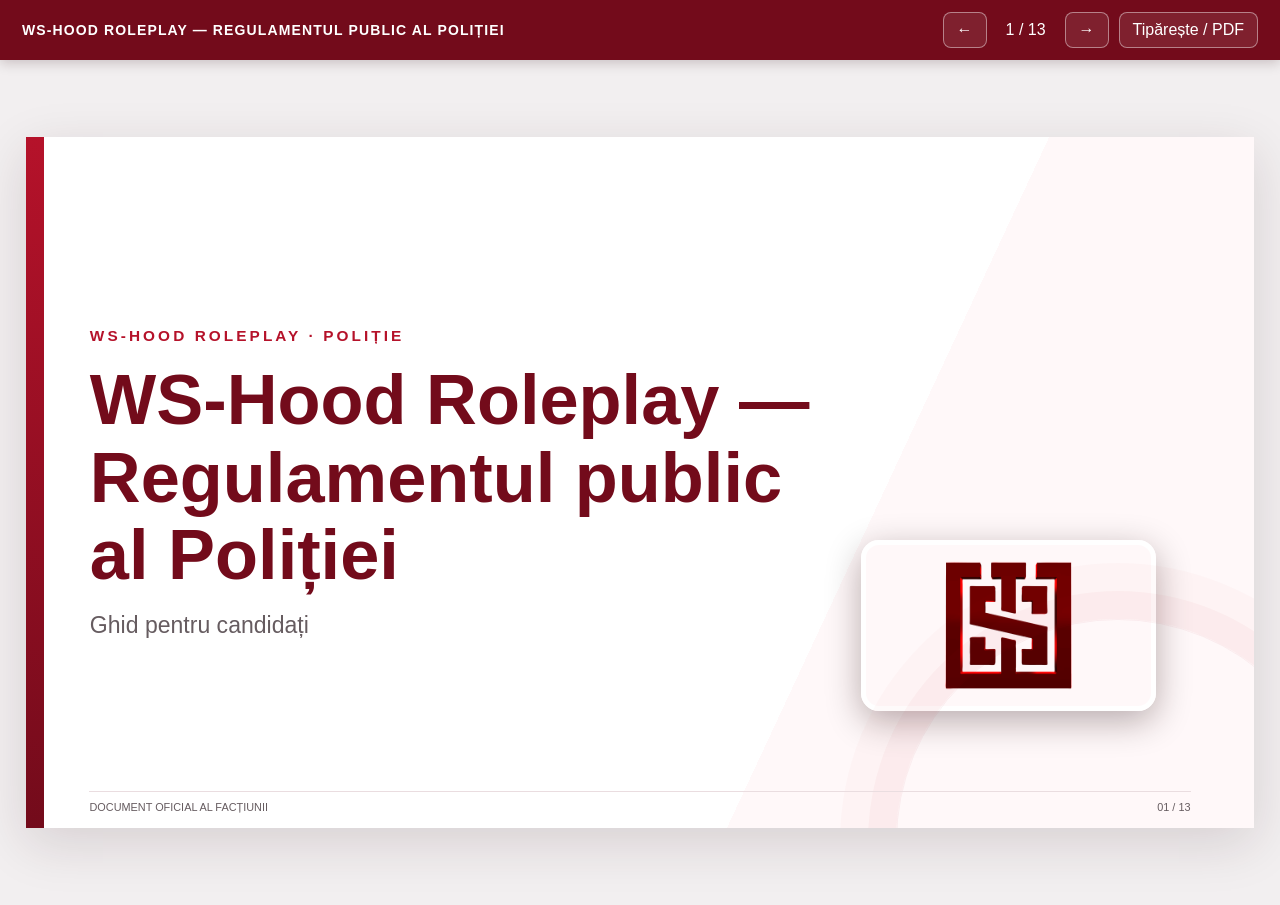
<file: REGULAMENT-PUBLIC.html>
﻿<!doctype html>
<html lang="ro">
<head>
  <meta charset="utf-8">
  <meta name="viewport" content="width=device-width, initial-scale=1">
  <meta name="theme-color" content="#730b1b">
  <title>WS-Hood Roleplay — Regulamentul public al Poliției | WS-Hood Poliție</title>
  <link rel="stylesheet" href="prezentare.css">
</head>
<body>
  <nav class="toolbar" aria-label="Navigare prezentare">
    <div class="toolbar-title">WS-Hood Roleplay — Regulamentul public al Poliției</div>
    <div class="controls">
      <button class="previous" type="button" aria-label="Pagina anterioară">←</button>
      <span class="counter" aria-live="polite"></span>
      <button class="next" type="button" aria-label="Pagina următoare">→</button>
      <button class="print" type="button">Tipărește / PDF</button>
    </div>
  </nav>
  <main class="stage">
<section class="slide cover">
  <div class="cover-label">WS-HOOD ROLEPLAY · POLIȚIE</div>
  <h1>WS-Hood Roleplay — Regulamentul public al Poliției</h1>
  <div class="cover-subtitle">Ghid pentru candidați</div>
  <img class="cover-logo" src="assets/WS-Hood-logo.png" alt="Logo WS-Hood">
  <div class="footer"><span>DOCUMENT OFICIAL AL FACȚIUNII</span><span>01 / 13</span></div>
</section>
<section class="slide">
  <div class="slide-top">WS-HOOD · POLIȚIE</div>
  <h2>Înainte de toate</h2>
  <div class="slide-content"><div class="entry callout"><p>Acesta este regulamentul public pentru candidați. Testarea la intrarea &#238;n Poliție se bazează pe informațiile din acest document. Regulamentul intern conține proceduri suplimentare pentru membrii facțiunii și nu &#238;nlocuiește regulile generale ale serverului, legislația orașului sau dispozițiile Staff-ului. &#206;n caz de conflict, regulile serverului și legea orașului au prioritate.</p></div>
</div>
  <div class="footer"><span>Ghid pentru candidați</span><span>02 / 13</span></div>
</section>
<section class="slide">
  <div class="slide-top">WS-HOOD · POLIȚIE</div>
  <h2>1. Ce înseamnă să fii polițist</h2>
  <div class="slide-content dense"><div class="entry"><p>Polițistul are rolul de a proteja comunitatea, de a preveni și investiga faptele ilegale &#238;n roleplay și de a aplica legea orașului. Funcția nu este un privilegiu pentru a controla, intimida sau pedepsi jucătorii.</p></div>
<div class="entry"><p>Un polițist trebuie să fie:</p></div>
<div class="entry bullet"><p>calm, respectuos și imparțial;</p></div>
<div class="entry bullet"><p>atent la siguranța cetățenilor, a colegilor și a propriei persoane;</p></div>
<div class="entry bullet"><p>corect &#238;n aplicarea legii, fără favoritisme;</p></div>
<div class="entry bullet"><p>capabil să comunice și să lucreze &#238;n echipă;</p></div>
<div class="entry bullet"><p>responsabil pentru acțiunile și deciziile sale.</p></div>
</div>
  <div class="footer"><span>Ghid pentru candidați</span><span>03 / 13</span></div>
</section>
<section class="slide">
  <div class="slide-top">WS-HOOD · POLIȚIE</div>
  <h2>2. Condiții și comportament pentru candidați</h2>
  <div class="slide-content dense"><div class="entry"><p>Pentru a aplica, candidatul trebuie să:</p></div>
<div class="entry bullet"><p>cunoască și să respecte regulile generale ale serverului;</p></div>
<div class="entry bullet"><p>citească și să &#238;nțeleagă acest regulament &#238;nainte de testare;</p></div>
<div class="entry bullet"><p>aibă un comportament matur și respectuos &#238;n joc și &#238;n comunitate;</p></div>
<div class="entry bullet"><p>ofere informații sincere &#238;n timpul recrutării;</p></div>
<div class="entry bullet"><p>respecte instrucțiunile testerului și să nu ceară sau să folosească răspunsuri obținute prin copiat;</p></div>
<div class="entry bullet"><p>accepte că admiterea depinde de procedura de recrutare și de decizia conducerii Poliției.</p></div>
<div class="entry"><p>Minciuna &#238;n recrutare, presiunile asupra testerilor, oferirea de mită sau folosirea unui avantaj OOC pentru a obține un loc &#238;n facțiune pot duce la respingerea candidaturii și la alte sancțiuni conform regulilor serverului.</p></div>
</div>
  <div class="footer"><span>Ghid pentru candidați</span><span>04 / 13</span></div>
</section>
<section class="slide">
  <div class="slide-top">WS-HOOD · POLIȚIE</div>
  <h2>3. Reguli de roleplay obligatorii</h2>
  <div class="slide-content dense"><h3>Răm&#226;i &#238;n caracter</h3>
<div class="entry"><p>&#206;n timpul unei scene, acționează și răspunde &#238;n rolul personajului. Dacă trebuie discutată o problemă OOC, separ-o de scena RP și respectă procedura serverului. Nu folosi informații aflate &#238;n afara jocului pentru a lua decizii &#238;n roleplay.</p></div>
<h3>Fără metagaming</h3>
<div class="entry"><p>Metagaming &#238;nseamnă folosirea informațiilor obținute OOC pe care personajul nu le-a aflat &#238;n joc. De exemplu, nu folosi un mesaj, un stream sau o conversație externă ca să găsești ori să identifici o persoană &#238;n joc.</p></div>
<h3>Fără powergaming</h3>
<div class="entry"><p>Powergaming &#238;nseamnă forțarea unei acțiuni sau a rezultatului unei scene fără să &#238;i lași celuilalt jucător posibilitatea rezonabilă de a reacționa, precum și folosirea nerealistă ori abuzivă a mecanicilor. Descrie acțiunile clar, respectă consecințele și oferă celorlalți timp să răspundă.</p></div>
<h3>Respectă scena și jucătorii</h3>
<div class="entry"><p>Nu &#238;ntrerupe intenționat scenele, nu abuza de bug-uri sau comenzi și nu folosi limbaj jignitor, amenințări OOC, hărțuire ori discriminare. Dacă apare o problemă, păstrează calmul și folosește canalele de raportare ale serverului.</p></div>
</div>
  <div class="footer"><span>Ghid pentru candidați</span><span>05 / 13</span></div>
</section>
<section class="slide">
  <div class="slide-top">WS-HOOD · POLIȚIE</div>
  <h2>4. Conduita unui polițist față de public</h2>
  <div class="slide-content dense"><div class="entry bullet"><p>Tratează persoanele cu respect, indiferent de situație, avere, reputație sau relația personală cu acestea.</p></div>
<div class="entry bullet"><p>Explică motivul opririi sau al intervenției atunci c&#226;nd este sigur și potrivit scenei.</p></div>
<div class="entry bullet"><p>Ascultă răspunsul persoanei și nu transforma o discuție &#238;ntr-o confruntare fără motiv.</p></div>
<div class="entry bullet"><p>Nu amenința, umili, provoca sau pedepsi pe cineva &#238;n afara procedurilor legale și a roleplay-ului.</p></div>
<div class="entry bullet"><p>Nu favoriza prietenii și nu urmări personal persoane cu care ai un conflict.</p></div>
<div class="entry bullet"><p>Nu solicita și nu accepta bani, bunuri sau favoruri pentru a schimba o decizie.</p></div>
<div class="entry bullet"><p>Nu pretinde că ai un grad, o autoritate sau o informație pe care nu o deții.</p></div>
</div>
  <div class="footer"><span>Ghid pentru candidați</span><span>06 / 13</span></div>
</section>
<section class="slide">
  <div class="slide-top">WS-HOOD · POLIȚIE</div>
  <h2>5. Opriri, verificări și măsuri legale</h2>
  <div class="slide-content dense"><div class="entry bullet"><p>Orice oprire, verificare, percheziție, confiscare, reținere sau arestare trebuie să aibă un motiv RP și un temei permis de legislația orașului și de regulile serverului.</p></div>
<div class="entry bullet"><p>O oprire &#238;n trafic nu oferă automat dreptul de a percheziționa persoana sau vehiculul.</p></div>
<div class="entry bullet"><p>O bănuială, o ne&#238;nțelegere sau un refuz nu justifică automat arestarea ori folosirea forței; verifică temeiul și urmează legea orașului.</p></div>
<div class="entry bullet"><p>Nu inventa acuzații, probe sau declarații și nu confisca bunuri fără motiv legal.</p></div>
<div class="entry bullet"><p>Informează persoana despre motivul măsurii și despre pașii următori, &#238;n limitele scenei și ale procedurii serverului.</p></div>
<div class="entry bullet"><p>Respectă drepturile persoanei și regulile de roleplay pe tot parcursul interacțiunii.</p></div>
<div class="entry"><p>Detaliile despre infracțiuni, sancțiuni, proceduri judiciare și drepturile prevăzute de lege se stabilesc prin legislația actuală a orașului. Candidatul trebuie să consulte acele reguli și să nu inventeze pedepse sau proceduri.</p></div>
</div>
  <div class="footer"><span>Ghid pentru candidați</span><span>07 / 13</span></div>
</section>
<section class="slide">
  <div class="slide-top">WS-HOOD · POLIȚIE</div>
  <h2>6. Folosirea forței</h2>
  <div class="slide-content"><div class="entry bullet"><p>&#206;ncearcă mai &#238;nt&#226;i comunicarea și dezescaladarea, atunci c&#226;nd situația permite.</p></div>
<div class="entry bullet"><p>Forța nu se folosește pentru răzbunare, intimidare, pedepsire sau simpla neconformare.</p></div>
<div class="entry bullet"><p>Orice nivel de forță trebuie să fie justificat de situație, proporțional și permis de regulile serverului.</p></div>
<div class="entry bullet"><p>Oprește folosirea forței imediat ce pericolul sau motivul intervenției a &#238;ncetat.</p></div>
<div class="entry bullet"><p>Folosirea armei de foc este supusă regulilor stricte ale serverului și legii orașului; nu o folosi dec&#226;t dacă situația &#238;ndeplinește condițiile prevăzute de acestea.</p></div>
<div class="entry bullet"><p>Dacă cineva este rănit sau are nevoie de ajutor, solicită asistență conform procedurilor serverului.</p></div>
</div>
  <div class="footer"><span>Ghid pentru candidați</span><span>08 / 13</span></div>
</section>
<section class="slide">
  <div class="slide-top">WS-HOOD · POLIȚIE</div>
  <h2>7. Lucrul în echipă și ordinele</h2>
  <div class="slide-content"><div class="entry bullet"><p>Polițiștii cooperează și &#238;și comunică informațiile relevante colegilor prin canalele aprobate.</p></div>
<div class="entry bullet"><p>&#206;ntr-o intervenție, urmează coordonarea stabilită și nu pune colegii sau publicul &#238;n pericol prin acțiuni individuale necoordonate.</p></div>
<div class="entry bullet"><p>Respectă ordinele legale ale superiorilor. Dacă un ordin este neclar, cere lămuriri; dacă pare nelegal sau contrar regulilor serverului, nu &#238;l executa orbește și anunță un superior competent.</p></div>
<div class="entry bullet"><p>Nu abandona intenționat colegul sau intervenția. Dacă nu mai poți participa, anunță echipa c&#226;nd situația permite.</p></div>
<div class="entry bullet"><p>Nu divulga informații interne, date personale sau detalii despre operațiuni persoanelor neautorizate.</p></div>
</div>
  <div class="footer"><span>Ghid pentru candidați</span><span>09 / 13</span></div>
</section>
<section class="slide">
  <div class="slide-top">WS-HOOD · POLIȚIE</div>
  <h2>8. Integritate și folosirea funcției</h2>
  <div class="slide-content dense"><div class="entry"><p>Este interzis ca polițistul să:</p></div>
<div class="entry bullet"><p>folosească funcția, vehiculele, echipamentul ori informațiile Poliției &#238;n interes personal;</p></div>
<div class="entry bullet"><p>accepte sau să ceară mită ori favoruri;</p></div>
<div class="entry bullet"><p>falsifice rapoarte, amenzi, probe sau informații;</p></div>
<div class="entry bullet"><p>ajute intenționat pe cineva să evite legea ori să divulge informații confidențiale;</p></div>
<div class="entry bullet"><p>folosească informații OOC pentru a găsi, opri sau sancționa o persoană;</p></div>
<div class="entry bullet"><p>abuzeze de comenzi, mecanici, bug-uri, armament sau autoritate;</p></div>
<div class="entry bullet"><p>ascundă o abatere proprie sau a unui coleg prin minciuni ori distrugerea dovezilor.</p></div>
</div>
  <div class="footer"><span>Ghid pentru candidați</span><span>10 / 13</span></div>
</section>
<section class="slide">
  <div class="slide-top">WS-HOOD · POLIȚIE</div>
  <h2>9. Ce faci când apare o problemă</h2>
  <div class="slide-content"><div class="entry bullet"><p>&#206;n cazul unei ne&#238;nțelegeri &#238;n roleplay, răm&#226;i calm și continuă scena &#238;n limitele regulilor.</p></div>
<div class="entry bullet"><p>Pentru o &#238;ncălcare a regulilor serverului, folosește sistemul oficial de raportare și prezintă dovezi, dacă sunt disponibile.</p></div>
<div class="entry bullet"><p>Pentru o problemă internă a facțiunii, anunță conducerea prin canalul oficial; nu răspunde prin răzbunare, amenințări sau expunerea publică a datelor interne.</p></div>
<div class="entry bullet"><p>&#206;n caz de pericol imediat &#238;n scenă, anunță colegii și solicită sprijin prin canalul aprobat.</p></div>
<div class="entry bullet"><p>Nu fabrica și nu edita dovezi pentru a susține o reclamație.</p></div>
</div>
  <div class="footer"><span>Ghid pentru candidați</span><span>11 / 13</span></div>
</section>
<section class="slide">
  <div class="slide-top">WS-HOOD · POLIȚIE</div>
  <h2>10. Testarea pentru intrarea în Poliție</h2>
  <div class="slide-content dense"><div class="entry"><p>Testerii pot formula &#238;ntrebări din orice secțiune a acestui regulament. Candidatul trebuie să poată explica, &#238;n propriile cuvinte:</p></div>
<div class="entry bullet"><p>1. rolul Poliției și conduita așteptată de la un polițist;</p></div>
<div class="entry bullet"><p>2. diferența dintre metagaming și powergaming;</p></div>
<div class="entry bullet"><p>3. de ce o măsură de Poliție trebuie să aibă motiv RP și temei legal;</p></div>
<div class="entry bullet"><p>4. de ce o oprire nu justifică automat o percheziție sau arestare;</p></div>
<div class="entry bullet"><p>5. c&#226;nd și cum poate fi folosită forța;</p></div>
<div class="entry bullet"><p>6. cum trebuie tratat publicul și cum se gestionează un conflict;</p></div>
<div class="entry bullet"><p>7. ce &#238;nseamnă integritatea și ce utilizări ale funcției sunt interzise;</p></div>
<div class="entry bullet"><p>8. ce trebuie făcut c&#226;nd un ordin este neclar sau pare nelegal;</p></div>
<div class="entry bullet"><p>9. cum se raportează o problemă fără a &#238;ncălca regulile serverului.</p></div>
<div class="entry"><p>Testarea verifică &#238;nțelegerea și aplicarea regulilor, nu memorarea mecanică a unor răspunsuri. Testerul poate folosi situații ipotetice bazate pe aceste secțiuni. Candidatul trebuie să răspundă conform regulamentului, legislației orașului și regulilor generale ale serverului.</p></div>
</div>
  <div class="footer"><span>Ghid pentru candidați</span><span>12 / 13</span></div>
</section>
<section class="slide">
  <div class="slide-top">WS-HOOD · POLIȚIE</div>
  <h2>11. Acceptarea regulamentului</h2>
  <div class="slide-content"><div class="entry"><p>Prin depunerea candidaturii, candidatul confirmă că a citit și a &#238;nțeles acest regulament și este de acord să respecte regulile serverului și legislația orașului. Regulile pot fi actualizate; candidații și membrii facțiunii trebuie să consulte versiunea comunicată oficial de conducere.</p></div>
</div>
  <div class="footer"><span>Ghid pentru candidați</span><span>13 / 13</span></div>
</section>

  </main>
  <script src="prezentare.js"></script>
</body>
</html>
</file>
<file: site.css>
:root {
  color-scheme: light;
  --ink: #241619;
  --muted: #78696c;
  --navy: #1c0b10;
  --blue: #8b1e30;
  --red: #d3223b;
  --gold: #d6a66b;
  --line: #eadfe1;
  --paper: #fff;
  --canvas: #f8f5f5;
}

* { box-sizing: border-box; }

html { scroll-behavior: smooth; }

body {
  margin: 0;
  color: var(--ink);
  background: var(--canvas);
  font-family: "Segoe UI", Arial, sans-serif;
  -webkit-font-smoothing: antialiased;
}

a { color: inherit; text-decoration: none; }
button, input { font: inherit; }

.topbar {
  position: absolute;
  z-index: 2;
  top: 0;
  left: 0;
  display: flex;
  width: 100%;
  height: 82px;
  align-items: center;
  justify-content: space-between;
  padding: 0 max(6.5vw, calc((100vw - 1260px) / 2));
  color: #fff;
  border-bottom: 1px solid #ffffff20;
  animation: reveal-down .7s both;
}

.brand { display: flex; align-items: center; gap: 12px; }
.brand img { width: 43px; height: 43px; border: 1px solid #ffffff55; border-radius: 50%; object-fit: cover; box-shadow: 0 0 20px #e92d4540; }
.brand strong, .brand small { display: block; }
.brand strong { font-size: 13px; letter-spacing: .14em; }
.brand small { margin-top: 4px; color: #ffffff9c; font-size: 9px; letter-spacing: .14em; }

.topbar nav { display: flex; gap: 34px; align-items: center; }
.topbar nav a { color: #ffffffc7; font-size: 13px; transition: color .2s; }
.topbar nav a:hover { color: #ff8796; }

.hero {
  position: relative;
  display: flex;
  min-height: 610px;
  align-items: center;
  overflow: hidden;
  padding: 130px max(9vw, calc((100vw - 1110px) / 2)) 95px;
  color: #fff;
  background:
    radial-gradient(ellipse at 78% 45%, #9e142a72 0, transparent 37%),
    radial-gradient(ellipse at 5% 100%, #6a102122 0, transparent 42%),
    linear-gradient(112deg, #16090d 0%, #260b12 59%, #3a101a 100%);
}

.hero::before {
  position: absolute;
  top: 8%;
  right: 6%;
  width: 46vw;
  height: 46vw;
  border: 1px solid #ff9aa210;
  border-radius: 50%;
  box-shadow: 0 0 0 58px #ff9aa208, 0 0 0 116px #ff9aa205;
  content: "";
  animation: orbit 38s linear infinite;
}

.hero-copy { position: relative; z-index: 1; max-width: 610px; animation: reveal-up .85s .1s both; }
.eyebrow { margin: 0 0 17px; color: #d6a9af; font-size: 10px; font-weight: 700; letter-spacing: .18em; }
.status-dot { display: inline-block; width: 7px; height: 7px; margin: 0 8px 1px 0; border-radius: 50%; background: #ff526b; box-shadow: 0 0 12px #ff526b; animation: pulse 1.8s ease-in-out infinite; }

.hero h1 { margin: 0; font-size: clamp(42px, 6vw, 72px); font-weight: 650; letter-spacing: -.045em; line-height: 1.07; }
.hero h1 span { color: #ff8796; }
.hero-intro { max-width: 480px; margin: 22px 0 28px; color: #d2bdc0; font-size: 16px; line-height: 1.7; }

.button {
  display: inline-flex;
  min-height: 48px;
  align-items: center;
  justify-content: center;
  gap: 18px;
  padding: 0 19px;
  border-radius: 4px;
  font-size: 13px;
  font-weight: 650;
  transition: transform .2s, background .2s;
}

.button:hover { transform: translateY(-2px); }
.button-light { color: var(--navy); background: #fff; }
.button-light:hover { background: #ffe8ec; }

.hero-mark { position: absolute; top: 50%; right: 14%; display: flex; flex-direction: column; align-items: center; gap: 15px; transform: translateY(-44%); animation: badge-float 5s ease-in-out infinite; }
.mark-ring { display: grid; width: clamp(150px, 19vw, 250px); aspect-ratio: 1; place-items: center; border: 1px solid #ff9aa255; border-radius: 50%; background: linear-gradient(145deg, #ffffff0d, #ffffff02); box-shadow: 0 0 0 16px #ff516c0a, 0 0 0 32px #ff516c06, 0 0 70px #d3223b26; }
.mark-ring img { width: 52%; aspect-ratio: 1; border: 4px solid #fff2f3; border-radius: 50%; object-fit: cover; box-shadow: 0 6px 24px #0008, 0 0 26px #ff536b70; }
.hero-mark > span { color: #d3a9ae; font-size: 9px; letter-spacing: .2em; }
.hero-bottom { position: absolute; right: max(6.5vw, calc((100vw - 1260px) / 2)); bottom: 26px; left: max(6.5vw, calc((100vw - 1260px) / 2)); display: flex; justify-content: space-between; padding-top: 14px; border-top: 1px solid #ffffff24; color: #b9999e; font-size: 9px; letter-spacing: .15em; }

.content-section, .category-section { max-width: 1260px; margin: auto; padding: 86px 42px 96px; }
.content-section { animation: reveal-up .75s .15s both; }
.section-heading { display: flex; align-items: end; justify-content: space-between; gap: 35px; }
.section-heading .eyebrow { margin-bottom: 10px; color: #bd293d; }
.section-heading h2 { margin: 0; font-size: clamp(28px, 3.5vw, 38px); letter-spacing: -.035em; }
.section-intro { max-width: 600px; margin: 10px 0 0; color: var(--muted); font-size: 14px; line-height: 1.6; }

.search-box { display: flex; width: min(100%, 320px); height: 44px; flex: 0 0 320px; align-items: center; gap: 10px; padding: 0 12px; border: 1px solid #dce2e8; border-radius: 4px; background: var(--paper); }
.search-icon { color: var(--muted); font-size: 25px; line-height: 1; transform: rotate(-20deg); }
.search-box input { width: 100%; min-width: 0; border: 0; outline: 0; color: var(--ink); background: transparent; font-size: 12px; }
.search-box input::placeholder { color: #929ba6; }
.search-box kbd { padding: 2px 6px; border: 1px solid var(--line); border-radius: 3px; color: #87919d; font-size: 10px; }

.filter-list { display: flex; gap: 8px; margin: 35px 0 22px; overflow-x: auto; }
.filter-button { display: flex; min-height: 36px; flex: 0 0 auto; align-items: center; gap: 9px; padding: 0 13px; border: 1px solid #dfe4e9; border-radius: 3px; color: #687585; background: transparent; font-size: 11px; cursor: pointer; }
.filter-button:hover { border-color: #aeb9c4; color: var(--ink); }
.filter-button.active { border-color: #a8172d; color: #fff; background: #a8172d; }
.filter-button span { color: #e7b6bd; font-size: 9px; }

.document-grid { display: grid; grid-template-columns: repeat(3, minmax(0, 1fr)); gap: 18px; }
.document-card { display: flex; min-height: 293px; flex-direction: column; padding: 22px; border: 1px solid #eee2e4; border-radius: 5px; background: linear-gradient(150deg, #fff, #fffafa); box-shadow: 0 5px 18px #4b17200a; transition: border-color .25s, box-shadow .25s, transform .25s; animation: reveal-up .55s both; }
.document-card[hidden] { display: none; }
.document-card:nth-child(2) { animation-delay: .1s; }
.document-card:nth-child(3) { animation-delay: .2s; }
.document-card:hover { transform: translateY(-5px); border-color: #d99aa3; box-shadow: 0 16px 34px #76172916; }
.card-top { display: flex; align-items: center; gap: 12px; }
.card-icon { display: grid; width: 38px; height: 38px; place-items: center; border-radius: 4px; font-size: 11px; font-weight: 750; }
.icon-blue { color: #8c2839; background: #f8e9ec; }
.icon-red { color: #a8172d; background: #f8e6e9; }
.icon-gold { color: #976130; background: #f8f0e5; }
.card-label { color: #8b95a0; font-size: 9px; font-weight: 700; letter-spacing: .11em; }
.document-card h3 { margin: 21px 0 8px; font-size: 20px; letter-spacing: -.02em; }
.document-card > p { min-height: 44px; margin: 0; color: var(--muted); font-size: 12px; line-height: 1.65; }
.tag-list { display: flex; flex-wrap: wrap; gap: 6px; margin-top: 15px; }
.tag-list span { padding: 5px 7px; border-radius: 2px; color: #78696c; background: #f6f0f1; font-size: 9px; }
.card-link { display: flex; align-items: center; justify-content: space-between; margin-top: auto; padding-top: 18px; color: var(--blue); font-size: 11px; font-weight: 700; }
.card-link span { font-size: 15px; transition: transform .2s; }
.card-link:hover span { transform: translate(2px, -2px); }
.empty-state { padding: 30px 0; color: var(--muted); font-size: 14px; }

.category-section { max-width: none; padding-top: 75px; padding-bottom: 83px; background: #fff; }
.category-section > .section-heading, .category-grid { max-width: 1176px; margin-right: auto; margin-left: auto; }
.category-heading { margin-bottom: 28px; }
.text-link { padding-bottom: 5px; color: var(--blue); font-size: 12px; font-weight: 700; }
.text-link span { margin-left: 8px; }
.category-grid { display: grid; grid-template-columns: repeat(4, minmax(0, 1fr)); gap: 10px; }
.category-item { display: flex; min-height: 77px; align-items: center; gap: 12px; padding: 12px; border: 1px solid #e7eaed; border-radius: 3px; transition: border-color .2s, background .2s; }
.category-item:hover { border-color: #d99aa3; background: #fff8f9; }
.category-number { align-self: flex-start; padding-top: 2px; color: #a4adb6; font-size: 9px; letter-spacing: .08em; }
.category-item strong, .category-item small { display: block; }
.category-item strong { font-size: 12px; }
.category-item small { margin-top: 5px; color: var(--muted); font-size: 10px; }
.category-item .arrow { margin-left: auto; color: #a65c68; font-size: 13px; transition: transform .2s; }
.category-item:hover .arrow { transform: translate(2px, -2px); }

.notice-section { display: flex; max-width: 1176px; align-items: flex-start; gap: 18px; margin: 48px auto 65px; padding: 24px; border: 1px solid #eee2e4; border-left: 3px solid var(--gold); border-radius: 3px; background: #fff; }
.notice-icon { display: grid; width: 26px; height: 26px; flex: 0 0 26px; place-items: center; border-radius: 50%; color: #9d702f; background: #f8f0e5; font-family: Georgia, serif; font-size: 16px; font-weight: 700; }
.notice-section h2 { margin: 1px 0 6px; font-size: 14px; }
.notice-section p { max-width: 810px; margin: 0; color: var(--muted); font-size: 11px; line-height: 1.65; }
.notice-stamp { margin-left: auto; color: #b8c0c8; font-size: 8px; font-weight: 700; letter-spacing: .13em; line-height: 1.6; text-align: right; }

.footer { display: flex; min-height: 68px; align-items: center; justify-content: space-between; gap: 20px; padding: 16px max(6.5vw, calc((100vw - 1260px) / 2)); border-top: 1px solid var(--line); background: #fff; color: #897b7e; font-size: 10px; }
.footer-brand { color: var(--ink); font-size: 11px; font-weight: 800; letter-spacing: .1em; }
.footer-brand span { color: #9a898c; font-weight: 500; }
.footer > a:last-child { color: var(--blue); }
.sr-only { position: absolute; width: 1px; height: 1px; overflow: hidden; clip: rect(0, 0, 0, 0); white-space: nowrap; clip-path: inset(50%); }

@keyframes reveal-up {
  from { opacity: 0; transform: translateY(16px); }
  to { opacity: 1; transform: translateY(0); }
}

@keyframes reveal-down {
  from { opacity: 0; transform: translateY(-9px); }
  to { opacity: 1; transform: translateY(0); }
}

@keyframes badge-float {
  0%, 100% { margin-top: 0; }
  50% { margin-top: -10px; }
}

@keyframes pulse {
  0%, 100% { opacity: 1; box-shadow: 0 0 12px #ff526b; }
  50% { opacity: .55; box-shadow: 0 0 4px #ff526b; }
}

@keyframes orbit {
  to { transform: rotate(360deg); }
}

@media (max-width: 900px) {
  .hero-mark { right: 8%; opacity: .68; }
  .hero-copy { max-width: 570px; }
  .document-grid { grid-template-columns: repeat(2, minmax(0, 1fr)); }
  .category-grid { grid-template-columns: repeat(2, minmax(0, 1fr)); }
  .notice-section { margin-right: 24px; margin-left: 24px; }
}

@media (max-width: 620px) {
  .topbar { height: 68px; padding: 0 18px; }
  .brand img { width: 36px; height: 36px; }
  .brand strong { font-size: 11px; }
  .brand small { font-size: 8px; }
  .topbar nav { gap: 14px; }
  .topbar nav a { font-size: 10px; }
  .topbar nav a:last-child { display: none; }
  .hero { min-height: 590px; padding: 125px 25px 100px; }
  .hero h1 { font-size: clamp(43px, 11vw, 62px); }
  .hero-intro { max-width: 390px; font-size: 14px; }
  .hero-mark { top: auto; right: 22px; bottom: 64px; opacity: .3; transform: none; }
  .mark-ring { width: 120px; }
  .hero-mark > span { display: none; }
  .hero-bottom { right: 22px; left: 22px; font-size: 8px; }
  .content-section, .category-section { padding: 61px 20px 65px; }
  .section-heading { align-items: stretch; flex-direction: column; gap: 20px; }
  .search-box { width: 100%; flex: 0 0 44px; }
  .filter-list { margin-top: 24px; }
  .document-grid { grid-template-columns: 1fr; }
  .document-card { min-height: 270px; }
  .category-section > .section-heading, .category-grid { margin-right: 0; margin-left: 0; }
  .category-grid { grid-template-columns: 1fr; }
  .category-heading { gap: 14px; }
  .category-item { min-height: 68px; }
  .notice-section { margin: 30px 20px 45px; padding: 18px; }
  .notice-stamp { display: none; }
  .footer { align-items: flex-start; flex-direction: column; gap: 9px; padding: 20px; }
}

@media (prefers-reduced-motion: reduce) {
  *, *::before, *::after { scroll-behavior: auto !important; animation-duration: .01ms !important; animation-iteration-count: 1 !important; transition-duration: .01ms !important; }
}
</file>
<file: prezentare.css>
:root {
  color-scheme: light;
  --ink: #231d20;
  --muted: #665c60;
  --red: #b5122a;
  --deep-red: #730b1b;
  --soft-red: #fae9ec;
  --line: #eadde0;
  --paper: #ffffff;
}

* {
  box-sizing: border-box;
}

body {
  margin: 0;
  min-height: 100vh;
  background: #f2eff0;
  color: var(--ink);
  font-family: "Segoe UI", Arial, sans-serif;
}

.toolbar {
  position: sticky;
  z-index: 2;
  top: 0;
  display: flex;
  align-items: center;
  justify-content: space-between;
  gap: 12px;
  padding: 12px 22px;
  color: #fff;
  background: var(--deep-red);
  box-shadow: 0 3px 12px #27050b33;
}

.toolbar-title {
  font-size: 14px;
  font-weight: 700;
  letter-spacing: .08em;
  text-transform: uppercase;
}

.controls {
  display: flex;
  align-items: center;
  gap: 10px;
}

button {
  border: 1px solid #ffffff70;
  border-radius: 8px;
  padding: 8px 13px;
  color: #fff;
  background: #ffffff16;
  font: inherit;
  cursor: pointer;
}

button:hover {
  background: #ffffff30;
}

.counter {
  min-width: 58px;
  text-align: center;
  font-variant-numeric: tabular-nums;
}

.stage {
  display: grid;
  min-height: calc(100vh - 55px);
  place-items: center;
  padding: 22px;
}

.slide {
  position: relative;
  display: none;
  overflow: hidden;
  width: min(96vw, 1280px, calc((100vh - 105px) * 16 / 9));
  aspect-ratio: 16 / 9;
  padding: 4.3% 5.2% 4%;
  background: var(--paper);
  box-shadow: 0 15px 50px #32131b24;
}

.slide.active {
  display: flex;
  flex-direction: column;
}

.slide::before {
  position: absolute;
  top: 0;
  left: 0;
  width: 11px;
  height: 100%;
  background: linear-gradient(var(--red), var(--deep-red));
  content: "";
}

.slide::after {
  position: absolute;
  right: -7%;
  bottom: -34%;
  width: 36%;
  aspect-ratio: 1;
  border: 1px solid #b5122a0d;
  border-radius: 50%;
  box-shadow: 0 0 0 28px #b5122a08, 0 0 0 56px #b5122a05;
  content: "";
  pointer-events: none;
}

.slide-top {
  display: flex;
  align-items: center;
  justify-content: space-between;
  min-height: 34px;
  margin-bottom: 2.5%;
  color: var(--muted);
  font-size: clamp(10px, 1vw, 14px);
  font-weight: 700;
  letter-spacing: .14em;
  text-transform: uppercase;
}

.slide-top::after {
  width: 42px;
  height: 3px;
  margin-left: 16px;
  background: var(--red);
  content: "";
}

.slide h1,
.slide h2 {
  position: relative;
  z-index: 1;
  margin: 0 0 2.4%;
  color: var(--deep-red);
  font-size: clamp(25px, 3.3vw, 46px);
  line-height: 1.1;
}

.slide h3 {
  margin: 0 0 7px;
  color: var(--red);
  font-size: clamp(15px, 1.5vw, 21px);
}

.slide-content {
  position: relative;
  z-index: 1;
  display: grid;
  align-content: start;
  gap: clamp(8px, 1.2vw, 17px);
  overflow: hidden;
  font-size: clamp(14px, 1.42vw, 20px);
  line-height: 1.38;
}

.slide-content.dense {
  gap: clamp(3px, .4vw, 5px);
  font-size: clamp(11px, .95vw, 13px);
  line-height: 1.2;
}

.slide-content.dense h3 {
  margin-bottom: 1px;
  font-size: clamp(12px, 1.08vw, 15px);
}

.slide-content.dense .entry p.example {
  margin-top: 1px;
}

.entry {
  padding-left: 14px;
  border-left: 3px solid var(--line);
}

.entry p {
  margin: 0;
}

.entry p.example {
  margin-top: 3px;
}

.entry strong {
  color: var(--deep-red);
}

.entry.bullet {
  position: relative;
  padding-left: 25px;
  border: 0;
}

.entry.bullet::before {
  position: absolute;
  top: .58em;
  left: 4px;
  width: 8px;
  height: 8px;
  border-radius: 50%;
  background: var(--red);
  content: "";
}

.entry.callout {
  padding: 13px 17px;
  border: 0;
  border-radius: 10px;
  background: var(--soft-red);
}

.cover {
  justify-content: center;
  padding-right: 8%;
  background: linear-gradient(115deg, #fff 0 66%, #fff8f9 66% 100%);
}

.cover::before {
  width: 18px;
}

.cover .cover-label {
  position: relative;
  z-index: 1;
  margin-bottom: 16px;
  color: var(--red);
  font-size: clamp(12px, 1.2vw, 17px);
  font-weight: 800;
  letter-spacing: .2em;
  text-transform: uppercase;
}

.cover h1 {
  max-width: 72%;
  margin-bottom: 16px;
  font-size: clamp(36px, 5.5vw, 74px);
}

.cover .cover-subtitle {
  position: relative;
  z-index: 1;
  max-width: 64%;
  color: var(--muted);
  font-size: clamp(16px, 1.8vw, 25px);
  line-height: 1.4;
}

.cover-logo {
  position: absolute;
  right: 8%;
  bottom: 17%;
  width: 24%;
  border: 5px solid white;
  border-radius: 18px;
  box-shadow: 0 10px 35px #1b020650;
}

.footer {
  position: absolute;
  z-index: 1;
  right: 5.2%;
  bottom: 2.2%;
  left: 5.2%;
  display: flex;
  justify-content: space-between;
  padding-top: 9px;
  border-top: 1px solid var(--line);
  color: var(--muted);
  font-size: clamp(9px, .85vw, 12px);
}

@media (max-width: 700px) {
  .toolbar {
    padding: 10px;
  }

  .toolbar-title {
    display: none;
  }

  .stage {
    min-height: calc(100vh - 50px);
    padding: 8px;
  }

  .slide {
    width: 98vw;
    min-height: 75vh;
    aspect-ratio: auto;
    padding: 7% 7% 12%;
  }

  .slide-content {
    overflow: visible;
  }

  .cover-logo {
    right: 8%;
    bottom: 8%;
    width: 28%;
  }
}

@media print {
  @page {
    size: 13.333in 7.5in;
    margin: 0;
  }

  body,
  .stage {
    display: block;
    min-height: 0;
    padding: 0;
    background: white;
  }

  .toolbar {
    display: none;
  }

  .slide,
  .slide.active {
    display: flex !important;
    width: 13.333in;
    height: 7.5in;
    aspect-ratio: auto;
    box-shadow: none;
    break-after: page;
    page-break-after: always;
  }
}
</file>
